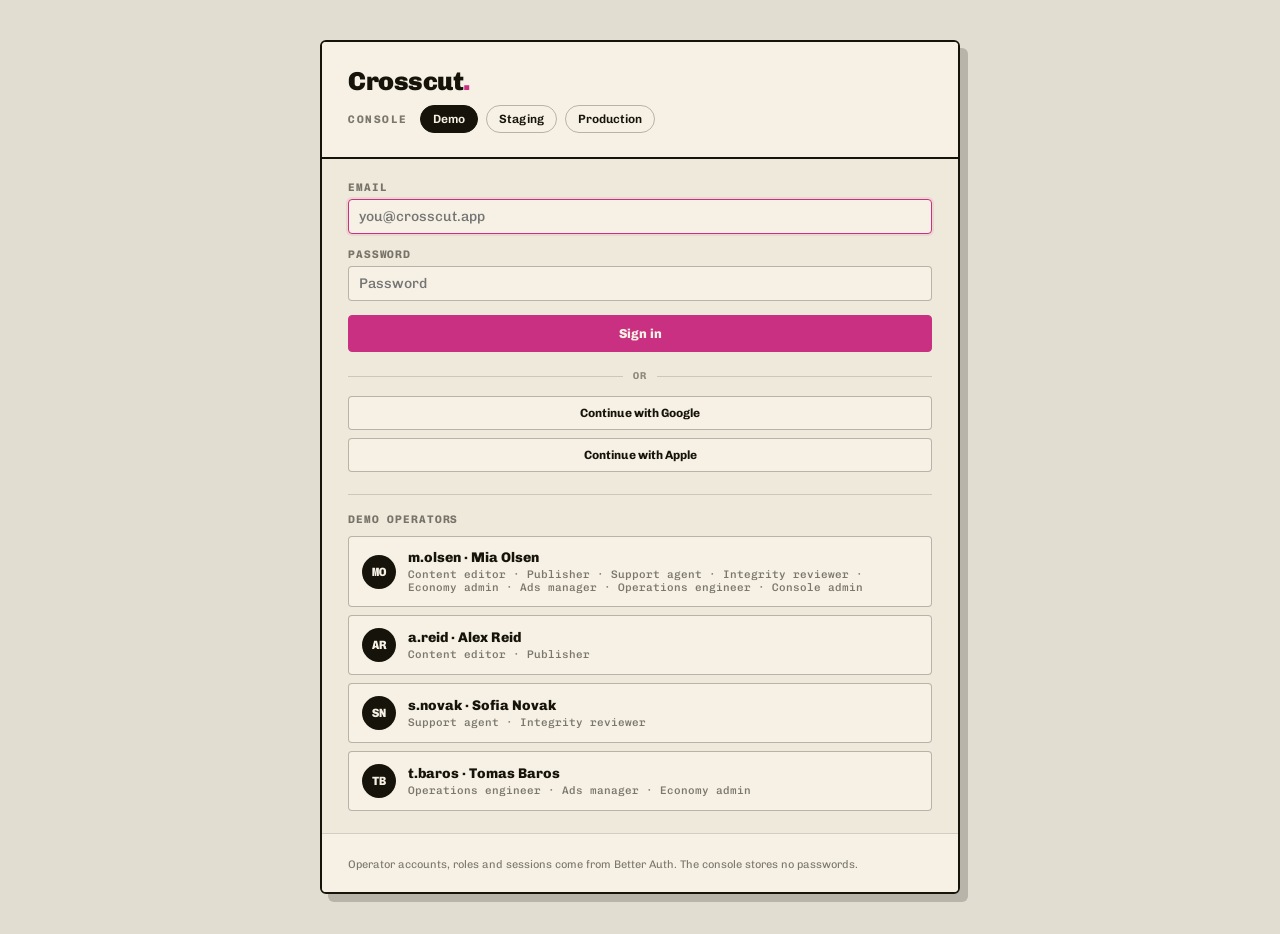
<file: admin-console/prototype/index.html>
<!doctype html>
<html lang="en">
<head>
<meta charset="utf-8">
<meta name="viewport" content="width=1440">
<title>Crosscut console — clickable prototype</title>
<link rel="preconnect" href="https://fonts.googleapis.com">
<link rel="preconnect" href="https://fonts.gstatic.com" crossorigin>
<link rel="stylesheet" href="https://fonts.googleapis.com/css2?family=Chivo:wght@400;500;700;900&family=Chivo+Mono:wght@400;500;600;700&display=swap">
<link rel="stylesheet" href="css/console.css">
</head>
<body>

<!-- Screens mount here. The shell (sidebar + header) is rebuilt on every route
     change by Console.render(); the sign-in route replaces the shell entirely. -->
<div id="root"></div>

<!-- Global modal layer. Console.ui.modal() fills it; Console.ui.closeModal() empties it. -->
<div id="modal-layer" class="modal-layer" hidden></div>

<!-- Toast area. Console.toast('…') appends here. -->
<div id="toast-area" class="toast-area" aria-live="polite"></div>

<!-- Classic scripts in dependency order. No modules, so the page also works
     when opened directly from the filesystem. -->
<script src="js/data.js"></script>
<script src="js/data/editorial.js"></script>
<script src="js/data/integrity-economy.js"></script>
<script src="js/data/ads-operations.js"></script>
<script src="js/data/access.js"></script>
<script src="js/ui.js"></script>
<script src="js/app.js"></script>
<script src="js/screens/stubs.js"></script>
<script src="js/screens/desk.js"></script>
<!-- Area builders: screen files, pre-wired. Registered later wins over stubs.js. -->
<script src="js/screens/library.js"></script>
<script src="js/screens/editor.js"></script>
<script src="js/screens/collections.js"></script>
<script src="js/screens/players.js"></script>
<script src="js/screens/leaderboards.js"></script>
<script src="js/screens/economy.js"></script>
<script src="js/screens/ads.js"></script>
<script src="js/screens/operations.js"></script>
<script src="js/screens/access.js"></script>
<script src="js/screens/audit.js"></script>
<script>Console.boot();</script>

</body>
</html>
</file>
<file: admin-console/prototype/css/console.css>
/* Crosscut admin console prototype — visual system.
   Tokens first, then layout, then components. Everything here is shared by all
   area builders; do not add screen-specific rules to this file unless the
   pattern is reusable. */

/* ---------- tokens ---------- */
:root{
  --ground:#E2DDD1;
  --cream:#EFE9DB;
  --paper:#F6F1E4;
  --ink:#16130B;
  --pink:#C93081;
  --pink-dark:#B02A72;
  --green:#2E7D4F;
  --gold:#B4802E;
  --gold-soft:#DFA94C;

  --ink-90:rgba(22,19,11,.90);
  --ink-65:rgba(22,19,11,.65);
  --ink-55:rgba(22,19,11,.55);
  --ink-45:rgba(22,19,11,.45);
  --ink-35:rgba(22,19,11,.35);
  --ink-28:rgba(22,19,11,.28);
  --rule:rgba(22,19,11,.16);
  --rule-soft:rgba(22,19,11,.09);
  --wash:rgba(22,19,11,.05);
  --pink-wash:rgba(201,48,129,.10);
  --green-wash:rgba(46,125,79,.14);
  --gold-wash:rgba(223,169,76,.16);
  --pink-tint:rgba(201,48,129,.14);

  --sans:'Chivo',system-ui,-apple-system,'Segoe UI',Helvetica,Arial,sans-serif;
  --mono:'Chivo Mono',ui-monospace,SFMono-Regular,Menlo,Consolas,monospace;

  --sidebar:216px;
  --radius:4px;
  --radius-lg:6px;
  --pad-x:22px;
}

*{box-sizing:border-box}
html,body{margin:0}
body{
  background:var(--ground);
  color:var(--ink);
  font:400 14px/1.45 var(--sans);
  -webkit-font-smoothing:antialiased;
}
::selection{background:var(--pink);color:var(--paper)}
a{color:var(--ink)}
a:hover{color:var(--pink)}
button,input,select,textarea{font-family:inherit;font-size:14px;color:inherit}
:focus-visible{outline:2px solid var(--pink);outline-offset:2px;border-radius:3px}

.mono{font-family:var(--mono)}
.muted{color:var(--ink-55)}
.spacer{flex:1}
.hidden{display:none!important}
.eyebrow{font:700 10px var(--mono);letter-spacing:.1em;text-transform:uppercase;color:var(--ink-55)}
.num{font:600 12px var(--mono)}
.ok-fg{color:var(--green)}
.warn-fg{color:var(--gold)}
.bad-fg{color:var(--pink)}

/* ---------- app frame ---------- */
.page{
  min-height:100vh;
  display:flex;
  justify-content:flex-start;
  padding:18px 16px;
  background:var(--ground);
  overflow-x:auto;
}
/* The frame holds its shape down to a 1240px window: 1240 − padding − scrollbar
   still clears the 1180px minimum, so the page never scrolls sideways. */
.app{
  width:100%;
  min-width:1180px;
  max-width:1440px;
  margin:0 auto;
  display:grid;
  grid-template-columns:var(--sidebar) minmax(0,1fr);
  background:var(--cream);
  border:2px solid var(--ink);
  border-radius:var(--radius-lg);
  overflow:hidden;
  box-shadow:6px 6px 0 rgba(22,19,11,.18);
}

/* ---------- sidebar ---------- */
.sidebar{
  border-right:2px solid var(--ink);
  background:var(--paper);
  display:flex;
  flex-direction:column;
  padding:18px 14px;
  gap:22px;
  min-height:760px;
}
.brand{display:flex;flex-direction:column;gap:6px;padding:0 6px}
.brand-name{font:900 21px var(--sans);letter-spacing:-.4px}
.brand-name .dot{color:var(--pink)}
.brand-line{display:flex;align-items:center;gap:7px}
.brand-word{font:600 11px var(--mono);letter-spacing:.14em;text-transform:uppercase;color:var(--ink-55)}
.env-badge{
  font:700 9px var(--mono);letter-spacing:.12em;text-transform:uppercase;
  padding:2px 6px;border:1px solid var(--ink-35);border-radius:3px;color:var(--ink-65);
}
.env-badge.env-production{border-color:var(--pink);color:var(--pink)}
.env-badge.env-staging{border-color:var(--gold);color:var(--gold)}

.nav{display:flex;flex-direction:column;gap:2px}
.nav-item{
  display:flex;align-items:center;justify-content:space-between;gap:10px;
  padding:9px 10px;border-radius:var(--radius);border:0;background:transparent;
  font:500 13px var(--sans);color:var(--ink);text-align:left;cursor:pointer;width:100%;
}
.nav-item:hover{background:var(--wash)}
.nav-item.is-active{background:var(--ink);color:var(--paper);font-weight:700}
.nav-badge{font:600 10px var(--mono);color:var(--ink-45)}
.nav-item.is-active .nav-badge{color:rgba(246,241,228,.6)}
.nav-group{font:700 9px var(--mono);letter-spacing:.12em;text-transform:uppercase;color:var(--ink-45);padding:12px 10px 4px}

.op-card{
  display:flex;flex-direction:column;gap:6px;padding:12px;
  border:1px solid var(--rule);border-radius:var(--radius);background:var(--cream);
}
.op-name{font:700 13px var(--sans)}
.op-roles{font:400 11px/1.4 var(--sans);color:var(--ink-55)}

/* ---------- main ---------- */
.main{display:flex;flex-direction:column;min-width:0}
.topbar{
  display:flex;align-items:center;gap:16px;
  padding:14px var(--pad-x);border-bottom:2px solid var(--ink);background:var(--paper);
}
.topbar-title{font:800 19px var(--sans);letter-spacing:-.3px}
.topbar-sub{font:400 12px var(--sans);color:var(--ink-55)}
.topbar-actions{display:flex;align-items:center;gap:8px}
.screen{display:flex;flex-direction:column;min-width:0}
.screen-pad{padding:18px var(--pad-x)}
.section-head{
  display:flex;align-items:center;gap:12px;
  padding:12px var(--pad-x);border-bottom:1px solid var(--rule);background:var(--paper);
}
.section-title{font:800 15px var(--sans)}
.rule-top{border-top:1px solid var(--rule)}
.rule-bottom{border-bottom:1px solid var(--rule)}

/* ---------- banners ---------- */
.banner{
  display:flex;align-items:center;gap:14px;
  padding:11px var(--pad-x);border-bottom:1px solid var(--rule);
}
.banner-dot{width:7px;height:7px;border-radius:50%;flex:none;background:var(--pink)}
.banner.attention{background:var(--pink-wash)}
.banner.calm{background:var(--paper)}
.banner-text{font:700 13px var(--sans);min-width:0}
.banner-detail{font:400 12px var(--sans);color:var(--ink-55)}

/* ---------- buttons ---------- */
.btn{
  display:inline-flex;align-items:center;justify-content:center;gap:7px;
  padding:8px 14px;border-radius:var(--radius);border:1px solid var(--ink-28);
  background:var(--paper);color:var(--ink);font:700 12px var(--sans);
  cursor:pointer;white-space:nowrap;
}
.btn:hover{background:var(--wash)}
.btn-sm{padding:6px 11px;font-size:11px}
.btn-primary{background:var(--ink);color:var(--paper);border-color:var(--ink)}
.btn-primary:hover{background:#241f13}
.btn-pink{background:var(--pink);color:var(--paper);border-color:var(--pink);font-weight:800}
.btn-pink:hover{background:var(--pink-dark)}
.btn-quiet{background:transparent}
.btn-danger{background:var(--paper);color:var(--pink);border-color:var(--pink)}
.btn-danger:hover{background:rgba(201,48,129,.08)}
.btn[disabled],.btn:disabled{
  background:rgba(22,19,11,.08);color:var(--ink-45);border-color:transparent;cursor:not-allowed;
}
.btn-row{display:flex;align-items:center;gap:8px;flex-wrap:wrap}
.btn-row.roomy{gap:14px;padding:16px 0}

/* segmented control */
.seg{display:inline-flex;align-items:center;border:1px solid var(--ink-28);border-radius:var(--radius);overflow:hidden}
.seg-item{
  padding:6px 12px;border:0;background:var(--paper);color:var(--ink-65);
  font:600 11px var(--sans);cursor:pointer;
}
.seg-item + .seg-item{border-left:1px solid var(--rule)}
.seg-item.is-on{background:var(--ink);color:var(--paper);font-weight:700}

/* filter chips */
.chip{
  padding:6px 12px;border-radius:999px;border:1px solid var(--ink-28);
  background:transparent;color:var(--ink);font:600 12px var(--sans);cursor:pointer;
}
.chip:hover{background:var(--wash)}
.chip.is-on{background:var(--ink);color:var(--paper);border-color:var(--ink)}
.chip-sm{padding:3px 8px;font:600 10px var(--mono)}

/* ---------- status pills ---------- */
.pill{
  display:inline-flex;align-items:center;gap:6px;
  padding:4px 9px;border-radius:3px;
  font:700 11px var(--mono);letter-spacing:.06em;text-transform:uppercase;white-space:nowrap;
}
.pill .pill-dot{width:6px;height:6px;border-radius:50%;background:currentColor;flex:none}
.pill-ok{background:var(--green-wash);color:var(--green)}
.pill-warn{background:var(--gold-wash);color:var(--gold)}
.pill-bad{background:var(--pink-tint);color:var(--pink)}
.pill-mute{background:var(--wash);color:var(--ink-55)}
.pill-ink{background:var(--ink);color:var(--paper)}

/* inline status (dot + word, in table cells) */
.status{display:inline-flex;align-items:center;gap:6px;font:600 12px var(--sans);white-space:nowrap}
.status .dot{width:6px;height:6px;border-radius:50%;background:currentColor;flex:none}

/* ---------- tables ---------- */
.tbl{width:100%;border-collapse:collapse;table-layout:auto}
.tbl thead th{
  position:sticky;top:0;z-index:1;
  padding:9px var(--pad-x);text-align:left;background:var(--paper);
  border-bottom:1px solid var(--ink);
  font:700 10px var(--mono);letter-spacing:.09em;text-transform:uppercase;color:var(--ink-55);
  white-space:nowrap;
}
.tbl tbody td{
  padding:11px var(--pad-x);
  border-bottom:1px solid var(--rule-soft);
  font:500 13px var(--sans);vertical-align:middle;
}
.tbl tbody tr.is-clickable{cursor:pointer}
.tbl tbody tr.is-clickable:hover{background:var(--wash)}
.tbl tbody tr.is-selected{background:var(--pink-wash)}
.tbl .align-right{text-align:right}
.tbl .cell-id{font:500 11px var(--mono);color:var(--ink-65)}
.tbl .cell-title{font:700 13px var(--sans)}
.tbl .col-check{width:34px}
.table-foot{
  display:flex;align-items:center;gap:16px;
  padding:12px var(--pad-x);font:500 11px var(--mono);color:var(--ink-45);
}

.checkbox{
  width:16px;height:16px;border-radius:3px;border:1.5px solid var(--ink-35);
  background:transparent;color:var(--paper);
  font:700 10px var(--sans);display:inline-flex;align-items:center;justify-content:center;
  cursor:pointer;padding:0;flex:none;
}
.checkbox.is-on{background:var(--pink);border-color:var(--pink)}
.check-row{
  display:flex;align-items:flex-start;gap:10px;
  padding:10px 12px;border:1px solid var(--rule);border-radius:var(--radius);background:var(--paper);
  cursor:pointer;
}
.check-row + .check-row{margin-top:8px}
.check-row.is-on{border-color:var(--pink);background:var(--pink-wash)}
.check-row-text{display:flex;flex-direction:column;gap:2px;min-width:0}
.check-row-label{font:700 13px var(--sans)}
.check-row-detail{font:400 12px var(--sans);color:var(--ink-55)}

/* ---------- panels ---------- */
.panel{
  border:1px solid rgba(22,19,11,.2);border-radius:5px;background:var(--cream);overflow:hidden;
}
.panel + .panel{margin-top:12px}
.panel.on-paper{background:var(--paper)}
.panel-head{
  display:flex;align-items:center;gap:11px;
  padding:12px 14px;border-bottom:1px solid rgba(22,19,11,.12);
}
.panel-kind{font:700 10px var(--mono);letter-spacing:.1em;text-transform:uppercase;color:var(--ink-55);width:110px;flex:none}
.panel-title{font:800 14px var(--sans);min-width:0;overflow:hidden;text-overflow:ellipsis;white-space:nowrap}
.panel-id{font:500 11px var(--mono);color:var(--ink-45)}
.panel-body{padding:14px}
.panel-foot{display:flex;align-items:center;gap:8px;padding:11px 14px;border-top:1px solid rgba(22,19,11,.10)}
.panel-note{font:400 11px/1.5 var(--sans);color:var(--ink-55)}

.cards-3{display:grid;grid-template-columns:repeat(3,minmax(0,1fr));gap:12px}
.cards-2{display:grid;grid-template-columns:repeat(2,minmax(0,1fr));gap:12px}
.stat{
  border:1px solid rgba(22,19,11,.2);border-radius:5px;background:var(--paper);
  padding:13px 14px;display:flex;flex-direction:column;gap:6px;
}
.stat-value{font:800 20px var(--sans)}
.stat-note{font:400 11px/1.5 var(--sans);color:var(--ink-55)}


/* ---------- results list ---------- */
.results{display:flex;flex-direction:column;border:1px solid var(--rule);border-radius:var(--radius);overflow:hidden}
.result-item{display:flex;align-items:center;gap:10px;padding:9px 12px;background:var(--paper)}
.result-item + .result-item{border-top:1px solid var(--rule-soft)}
.result-mark{font:700 11px var(--mono);width:60px;flex:none;text-transform:uppercase;letter-spacing:.06em}
.result-mark.ok{color:var(--green)}
.result-mark.skipped{color:var(--ink-55)}
.result-mark.failed{color:var(--pink)}
.result-label{font:600 12px var(--sans);min-width:0}
.result-detail{font:500 11px var(--mono);color:var(--ink-55);text-align:right}

/* ---------- fields ---------- */
.field{
  display:flex;align-items:center;gap:12px;
  padding:9px 11px;border:1px solid rgba(22,19,11,.14);border-radius:var(--radius);
  background:transparent;
}
.field + .field{margin-top:8px}
.field-label{font:700 11px var(--mono);letter-spacing:.06em;text-transform:uppercase;color:var(--ink-55);width:140px;flex:none}
.field-value{font:500 13px var(--sans);min-width:0}
.field-action{
  border:0;background:transparent;font:700 11px var(--sans);color:var(--ink-55);cursor:pointer;padding:2px 4px;
}
/* read-only fields are flat and washed; editable fields sit on paper with a real border */
.field.is-readonly{background:var(--wash);border-style:dashed;border-color:var(--rule)}
.field.is-readonly .field-value{color:var(--ink-65)}
.field.is-editable{background:var(--paper);border-color:var(--ink-28)}
.field.is-editing{border-color:var(--pink);background:var(--paper)}
.field.is-editing .field-action{color:var(--pink)}
.field.is-changed{border-color:var(--gold);background:var(--gold-wash)}
.field.is-changed .field-action{color:var(--gold)}

.input,.textarea,.select{
  width:100%;padding:8px 10px;border:1px solid var(--ink-28);border-radius:var(--radius);
  background:var(--paper);font:500 14px var(--sans);color:var(--ink);
}
.textarea{min-height:76px;resize:vertical;line-height:1.45}
.input:focus,.textarea:focus,.select:focus{border-color:var(--pink);outline:none;box-shadow:0 0 0 2px var(--pink-wash)}
.label{display:block;font:700 11px var(--mono);letter-spacing:.08em;text-transform:uppercase;color:var(--ink-55);margin-bottom:5px}
.label .req{color:var(--pink);margin-left:4px}
.help{font:400 11px/1.5 var(--sans);color:var(--ink-55);margin-top:5px}
.form-row{margin-bottom:14px}

/* ---------- tabs ---------- */
.tabs{display:flex;align-items:center;gap:18px;border-bottom:1px solid var(--rule);padding:0 var(--pad-x)}
.tab{
  border:0;background:transparent;padding:11px 0 9px;cursor:pointer;
  font:700 13px var(--sans);color:var(--ink-45);border-bottom:2px solid transparent;
}
.tab:hover{color:var(--ink)}
.tab.is-on{color:var(--ink);border-bottom-color:var(--pink)}

/* ---------- review panel (before/after) ---------- */
.review{border:1px solid var(--ink-28);border-radius:5px;background:var(--paper);overflow:hidden}
.review-head{padding:10px 13px;border-bottom:1px solid var(--rule);font:800 13px var(--sans)}
.review-cols{display:grid;grid-template-columns:1fr 1fr}
.review-col{padding:12px 13px}
.review-col + .review-col{border-left:1px solid var(--rule);background:var(--cream)}
.review-col-title{font:700 10px var(--mono);letter-spacing:.1em;text-transform:uppercase;color:var(--ink-55);margin-bottom:8px}
.review-line{display:flex;gap:10px;padding:4px 0;font:500 12px var(--sans)}
.review-line .k{width:96px;flex:none;color:var(--ink-55)}
.review-line .v{min-width:0;font-weight:600}
.review-col.after .review-line .v{color:var(--pink)}
.review-consequence{
  padding:11px 13px;border-top:1px solid var(--rule);background:var(--gold-wash);
  font:500 12px/1.5 var(--sans);
}

/* ---------- modal ---------- */
.modal-layer{
  position:fixed;inset:0;z-index:60;display:flex;align-items:flex-start;justify-content:center;
  padding:64px 20px;background:rgba(22,19,11,.42);overflow-y:auto;
}
.modal-layer[hidden]{display:none}
.modal{
  width:100%;max-width:560px;background:var(--cream);
  border:2px solid var(--ink);border-radius:var(--radius-lg);
  box-shadow:8px 8px 0 rgba(22,19,11,.25);overflow:hidden;
}
.modal.wide{max-width:760px}
.modal-head{
  display:flex;align-items:center;gap:12px;
  padding:14px 18px;border-bottom:2px solid var(--ink);background:var(--paper);
}
.modal-title{font:800 16px var(--sans)}
.modal-close{border:0;background:transparent;font:700 16px var(--mono);cursor:pointer;color:var(--ink-55);padding:2px 6px}
.modal-body{padding:18px;max-height:60vh;overflow-y:auto}
.modal-foot{
  display:flex;align-items:center;gap:10px;justify-content:flex-end;
  padding:14px 18px;border-top:1px solid var(--rule);background:var(--paper);
}
.modal-foot .spacer{flex:1}
/* generous room around irreversible controls */
.modal-foot.destructive{padding:20px 18px 22px}

/* ---------- toast ---------- */
.toast-area{
  position:fixed;left:50%;bottom:26px;transform:translateX(-50%);
  z-index:80;display:flex;flex-direction:column;gap:8px;align-items:center;pointer-events:none;
}
.toast{
  background:var(--ink);color:var(--paper);border-radius:var(--radius);
  padding:10px 16px;font:600 13px var(--sans);box-shadow:4px 4px 0 rgba(22,19,11,.25);
  max-width:520px;
}

/* ---------- empty state ---------- */
.empty{
  display:flex;flex-direction:column;align-items:center;justify-content:center;gap:8px;
  padding:64px 24px;text-align:center;color:var(--ink-55);
}
.empty-mark{font:700 12px var(--mono);letter-spacing:.14em;text-transform:uppercase;color:var(--ink-35)}
.empty-text{font:500 14px var(--sans);max-width:420px}

/* ---------- audit line ---------- */
.audit-list{display:flex;flex-direction:column;gap:7px}
.audit-line{display:flex;gap:12px;font:500 11px var(--mono);color:var(--ink-65);align-items:baseline}
.audit-line .when{width:96px;flex:none;color:var(--ink-45)}
.audit-line .who{width:74px;flex:none}
.audit-line .what{min-width:0}
.audit-line .why{color:var(--ink-45)}

/* ---------- picker ---------- */
.picker-search{margin-bottom:12px}
.picker-list{max-height:320px;overflow-y:auto;border:1px solid var(--rule);border-radius:var(--radius)}
.picker-item{
  display:flex;align-items:center;gap:12px;width:100%;text-align:left;
  padding:10px 12px;border:0;border-bottom:1px solid var(--rule-soft);
  background:var(--paper);cursor:pointer;
}
.picker-item:hover{background:var(--pink-wash)}
.picker-item .p-id{font:500 11px var(--mono);color:var(--ink-55);width:80px;flex:none}
.picker-item .p-title{font:700 13px var(--sans);min-width:0}
.picker-item .p-meta{font:500 11px var(--mono);color:var(--ink-45)}

/* ---------- desk ---------- */
.desk-toolbar{
  display:flex;align-items:center;gap:18px;flex-wrap:wrap;
  padding:14px var(--pad-x);border-bottom:1px solid var(--rule);background:var(--paper);
}
.desk-metric{display:flex;flex-direction:column;gap:3px}
.desk-metric-value{font:800 15px var(--sans)}

.bulk-bar{
  display:flex;align-items:center;gap:12px;
  padding:10px var(--pad-x);border-bottom:1px solid var(--rule);
  background:transparent;color:var(--ink);
}
.bulk-bar.is-active{background:var(--ink);color:var(--paper)}
.bulk-bar.is-active .btn{background:transparent;color:var(--paper);border-color:rgba(246,241,228,.4)}
.bulk-bar.is-active .btn:hover{background:rgba(246,241,228,.12)}
.bulk-bar.is-active .btn-pink{background:var(--pink);border-color:var(--pink)}
.bulk-label{font:700 12px var(--sans)}
.bulk-hint{font:500 11px var(--sans);opacity:.75}

.desk-grid{display:grid;min-width:0}
.desk-grid.calendar{grid-template-columns:minmax(0,1fr)}
.desk-grid.list{grid-template-columns:minmax(320px,1fr) minmax(0,1.15fr)}

.cal{display:flex;flex-direction:column;min-width:0;border-bottom:2px solid var(--ink)}
.cal-head{display:flex;align-items:center;gap:12px;padding:12px var(--pad-x);border-bottom:1px solid var(--rule)}
.cal-month{font:800 15px var(--sans)}
.cal-dows{display:grid;grid-template-columns:repeat(7,minmax(0,1fr));border-bottom:1px solid var(--rule);background:var(--paper)}
.cal-dow{padding:7px 10px;font:700 10px var(--mono);letter-spacing:.1em;text-transform:uppercase;color:var(--ink-55);border-right:1px solid rgba(22,19,11,.08)}
.cal-cells{display:grid;grid-template-columns:repeat(7,minmax(0,1fr))}
.cal-cell{
  min-height:118px;display:flex;flex-direction:column;gap:5px;padding:8px 8px 6px;
  border-right:1px solid rgba(22,19,11,.1);border-bottom:1px solid rgba(22,19,11,.1);
  background:transparent;text-align:left;cursor:pointer;font:inherit;color:inherit;
}
.cal-cell.is-outside{background:rgba(22,19,11,.03);cursor:default}
.cal-cell:not(.is-outside):hover{background:rgba(22,19,11,.045)}
.cal-cell.is-selected{background:var(--pink-wash);box-shadow:inset 0 0 0 2px var(--pink)}
.cal-cell-top{display:flex;align-items:center;gap:6px}
.cal-num{
  font:800 13px var(--sans);width:24px;height:22px;display:flex;align-items:center;justify-content:center;border-radius:4px;
}
.cal-num.is-today{background:var(--ink);color:var(--paper)}
.cal-num.is-outside{color:var(--ink-35)}
.cal-tag{font:700 9px var(--mono);letter-spacing:.06em;text-transform:uppercase;margin-left:auto}
.cal-tag.ready,.cal-tag.live,.cal-tag.queued{color:var(--green)}
.cal-tag.blocked{color:var(--pink)}
.cal-tag.done{color:var(--ink-45)}
.cal-chips{display:flex;flex-direction:column;gap:3px;flex:1;min-width:0}
.cal-chip{display:flex;align-items:center;gap:5px;padding:3px 6px;border-radius:3px;background:var(--wash);min-width:0}
.cal-chip.is-missing{background:rgba(201,48,129,.08);color:var(--pink)}
.cal-chip .c-dot{width:5px;height:5px;border-radius:50%;flex:none}
.cal-chip .c-tag{font:700 9px var(--mono);color:var(--ink-55);flex:none}
.cal-chip .c-title{font:600 11px var(--sans);white-space:nowrap;overflow:hidden;text-overflow:ellipsis}

.daylist{border-right:1px solid var(--rule);min-width:0}
.daylist-head,.daylist-row{
  display:grid;grid-template-columns:26px 76px minmax(0,1fr) 92px;gap:10px;align-items:center;
  padding:9px 18px;
}
.daylist-head{
  border-bottom:1px solid var(--rule);background:var(--paper);position:sticky;top:0;
  font:700 10px var(--mono);letter-spacing:.1em;text-transform:uppercase;color:var(--ink-55);
}
.daylist-row{
  border-bottom:1px solid var(--rule-soft);border-left:3px solid transparent;
  cursor:pointer;background:transparent;width:100%;text-align:left;font:inherit;color:inherit;
  padding-top:11px;padding-bottom:11px;
}
.daylist-row:hover{background:var(--wash)}
.daylist-row.is-today{background:rgba(22,19,11,.035);border-left-color:var(--ink-35)}
.daylist-row.is-selected{background:var(--pink-wash);border-left-color:var(--pink)}
.daylist-dow{font:800 13px var(--sans)}
.daylist-date{font:500 11px var(--mono);color:var(--ink-55)}
.daylist-lines{display:flex;flex-direction:column;gap:3px;min-width:0}
.daylist-line{display:flex;align-items:center;gap:7px;min-width:0}
.daylist-line .l-dot{width:6px;height:6px;border-radius:50%;flex:none}
.daylist-line .l-tag{font:700 9px var(--mono);letter-spacing:.06em;color:var(--ink-45);width:22px;flex:none}
.daylist-line .l-title{font:600 12px var(--sans);white-space:nowrap;overflow:hidden;text-overflow:ellipsis}
.daylist-line .l-status{font:500 11px var(--sans);color:var(--ink-45);white-space:nowrap}
.daylist-ready{text-align:right;font:700 11px var(--mono);color:var(--ink-55)}
.daylist-ready.blocked{color:var(--pink)}

.inspector{display:flex;flex-direction:column;min-width:0;background:var(--paper)}
.inspector-head{
  display:flex;align-items:flex-start;gap:14px;
  padding:18px var(--pad-x) 14px;border-bottom:1px solid rgba(22,19,11,.14);
}
.inspector-title{font:800 17px var(--sans)}
.inspector-sub{font:400 12px var(--sans);color:var(--ink-55)}
.inspector-body{display:flex;flex-direction:column;gap:12px;padding:16px var(--pad-x)}
.slot-add{
  flex:1;min-width:180px;display:flex;align-items:center;justify-content:center;gap:8px;
  padding:11px;border:1.5px dashed var(--ink-35);border-radius:5px;
  font:700 12px var(--sans);color:var(--ink-65);cursor:pointer;background:transparent;
}
.slot-add:hover{border-color:var(--pink);color:var(--pink)}

.publish-panel{
  display:flex;align-items:flex-start;gap:20px;flex-wrap:wrap;
  padding:14px var(--pad-x);border-top:1px solid rgba(22,19,11,.14);background:var(--cream);
}
.mode-note{font:500 11px var(--mono);color:var(--ink-55);margin-top:8px;white-space:nowrap}

/* ---------- sign-in ---------- */
.signin-page{
  min-height:100vh;display:flex;align-items:center;justify-content:center;padding:40px 20px;background:var(--ground);
}
.signin-card{
  width:100%;max-width:640px;background:var(--cream);border:2px solid var(--ink);border-radius:var(--radius-lg);
  box-shadow:8px 8px 0 rgba(22,19,11,.2);overflow:hidden;
}
.signin-head{padding:24px 26px;border-bottom:2px solid var(--ink);background:var(--paper)}
.signin-title{font:900 26px var(--sans);letter-spacing:-.5px}
.signin-body{padding:22px 26px}
.signin-foot{padding:18px 26px;border-top:1px solid var(--rule);background:var(--paper);display:flex;align-items:center;gap:12px}
.op-choice{
  display:flex;align-items:center;gap:12px;width:100%;text-align:left;
  padding:12px 13px;border:1px solid var(--ink-28);border-radius:var(--radius);
  background:var(--paper);cursor:pointer;font:inherit;color:inherit;
}
.op-choice + .op-choice{margin-top:8px}
.op-choice:hover{background:var(--wash)}
.op-choice.is-on{border-color:var(--pink);background:var(--pink-wash);box-shadow:inset 0 0 0 1px var(--pink)}
.op-initials{
  width:34px;height:34px;border-radius:50%;flex:none;background:var(--ink);color:var(--paper);
  display:flex;align-items:center;justify-content:center;font:800 12px var(--mono);
}
.op-choice-text{display:flex;flex-direction:column;gap:2px;min-width:0}
.op-choice-name{font:800 14px var(--sans);display:flex;align-items:center;gap:8px;flex-wrap:wrap}
.op-choice-roles{font:500 11px var(--mono);color:var(--ink-55)}
.op-choice.is-off{
  cursor:not-allowed;background:var(--wash);border-style:dashed;border-color:var(--ink-28);
  color:var(--ink-55);
}
.op-choice.is-off:hover{background:var(--wash)}
.op-choice.is-off .op-initials{background:var(--ink-35)}
.op-choice-off{
  font:600 10px/1 var(--mono);letter-spacing:.06em;text-transform:uppercase;
  padding:3px 6px;border:1px solid var(--ink-28);border-radius:999px;color:var(--ink-55);
  background:var(--paper);
}

/* Better Auth sign-in form */
.signin-brand-row{display:flex;align-items:center;gap:12px;flex-wrap:wrap;margin-top:8px}
.signin-word{
  font:700 11px var(--mono);letter-spacing:.14em;text-transform:uppercase;color:var(--ink-55);
}
.signin-form{margin:0}
.signin-form .form-row:last-of-type{margin-bottom:10px}
.signin-submit{width:100%;padding:10px 14px;font-size:13px}
.signin-msg{font:500 12px/1.5 var(--sans);color:var(--pink);margin:0 0 10px}
.signin-or{
  display:flex;align-items:center;gap:10px;margin:18px 0 14px;
  font:700 10px var(--mono);letter-spacing:.1em;text-transform:uppercase;color:var(--ink-45);
}
.signin-or::before,.signin-or::after{content:'';flex:1;height:1px;background:var(--rule)}
.signin-social{display:grid;gap:8px}
.signin-provider{width:100%;justify-content:center;padding:9px 14px}
.signin-demo{margin-top:22px;padding-top:18px;border-top:1px solid var(--rule)}
.signin-demo-list{margin-top:10px}
.acct-list{margin-top:12px}
.acct-choice{
  display:flex;align-items:center;gap:12px;width:100%;text-align:left;
  padding:11px 12px;border:1px solid var(--ink-28);border-radius:var(--radius);
  background:var(--paper);cursor:pointer;font:inherit;color:inherit;
}
.acct-choice + .acct-choice{margin-top:8px}
.acct-choice:hover{background:var(--wash)}
.acct-choice.is-off{background:var(--wash);border-style:dashed;color:var(--ink-55)}
.acct-choice.is-off .op-initials{background:var(--ink-35)}
.acct-email{font:700 13px var(--mono);word-break:break-all}

/* ---------- misc ---------- */
.notice{
  padding:11px 13px;border:1px solid var(--gold);border-radius:var(--radius);
  background:var(--gold-wash);font:500 12px/1.5 var(--sans);
}
.notice.blocked{border-color:var(--pink);background:var(--pink-tint)}
.kv-grid{display:grid;grid-template-columns:150px minmax(0,1fr);gap:6px 14px;font:500 12px var(--sans)}
.kv-grid dt{font:700 11px var(--mono);letter-spacing:.06em;text-transform:uppercase;color:var(--ink-55)}
.kv-grid dd{margin:0}
</file>
